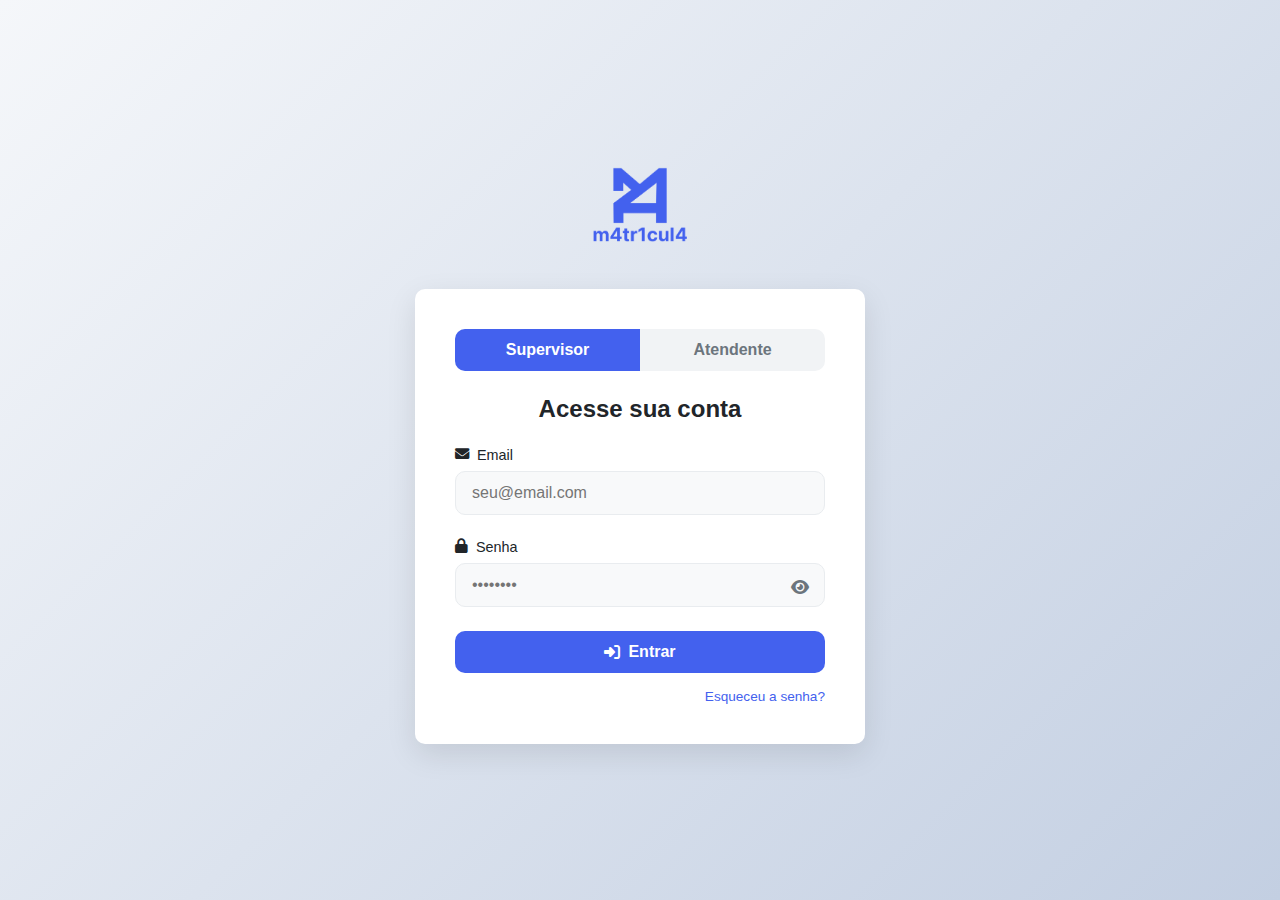
<file: index.html>
<!DOCTYPE html>
<html lang="pt-BR">

<head>
    <meta charset="UTF-8">
    <meta name="viewport" content="width=device-width, initial-scale=1.0">
    <title>M4tr1cul4 - Login</title>
    <link rel="icon" type="image/png" href="assets/logo_branca.png">
    <link rel="stylesheet" href="css/login.css">
    <link rel="stylesheet" href="https://cdnjs.cloudflare.com/ajax/libs/font-awesome/6.4.0/css/all.min.css">
    <script src="https://www.google.com/recaptcha/api.js" async defer></script>
</head>

<body>
    <div class="container">
        <div class="logo-container">
            <img src="assets/logo_matricula.png" alt="M4tr1cul4 Logo" class="logo">
        </div>
        
        <div class="login-box">
            <div class="role-selector">
                <a href="index.html" class="role-btn active">Supervisor</a>
                <a href="html/LoginAtendente.html" class="role-btn">Atendente</a>
            </div>
            
            <h2 class="login-title">Acesse sua conta</h2>
            <form id="loginForm">
                <div class="input-group">
                    <label for="email">
                        <i class="fas fa-envelope"></i> Email
                    </label>
                    <input type="email" id="email" name="email" placeholder="seu@email.com" required>
                </div>
                <div class="input-group">
                    <label for="password">
                        <i class="fas fa-lock"></i> Senha
                    </label>
                    <input type="password" id="password" name="password" placeholder="••••••••" required>
                    <i class="fas fa-eye password-toggle" id="togglePassword"></i>
                </div>
                
                <div class="g-recaptcha" data-sitekey="6LciZ3srAAAAAE_ROGe1304DzE6W5VzwqdeCjYwW"></div>
                
                <button type="submit" class="login-btn">
                    <i class="fas fa-sign-in-alt"></i> Entrar
                </button>
                
                <div class="login-footer">
                    <a href="#" class="forgot-password">Esqueceu a senha?</a>
                </div>
            </form>
            <p class="error-message" id="errorMessage"></p>
        </div>
    </div>

    <script src="../js/config.js"></script>
    <script src="../js/login.js"></script>
</body>
</html>
</file>
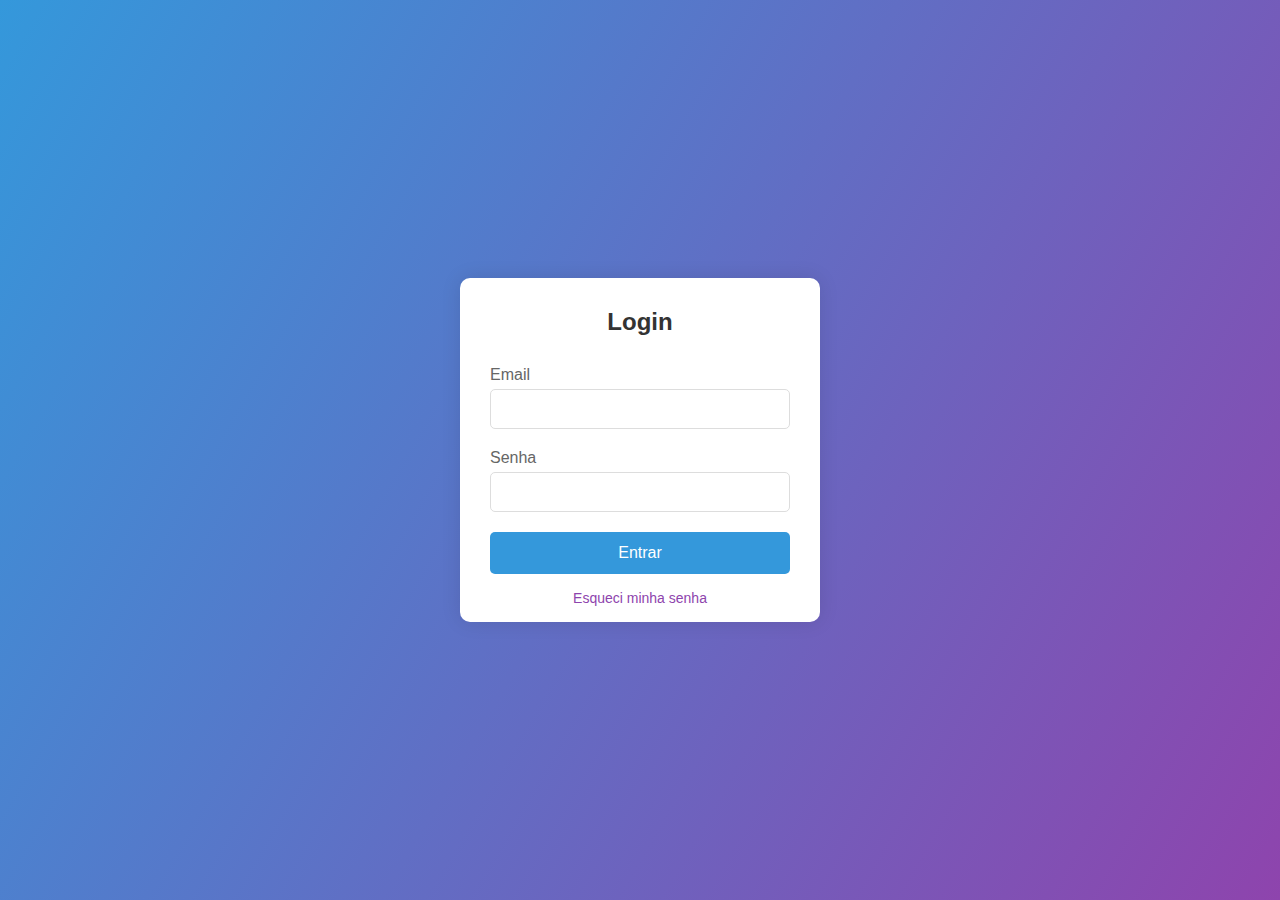
<file: login/index.html>
<!DOCTYPE html>
<html lang="pt-BR">

<head>
    <meta charset="UTF-8">
    <meta name="viewport" content="width=device-width, initial-scale=1.0">
    <title>M4tr1cul4</title>
    <link rel="stylesheet" href="css/login.css">
</head>

<body>
    <div class="container">
        <div class="login-box">
            <h2 class="login-title">Login</h2>
            <form id="loginForm">
                <div class="input-group">
                    <label for="email">Email</label>
                    <input type="email" id="email" name="email" required>
                </div>
                <div class="input-group">
                    <label for="password">Senha</label>
                    <input type="password" id="password" name="password" required>
                </div>
                <button type="submit">Entrar</button>
                <p class="forgot-password"><a href="password/forgot-password.html" id="forgotPasswordLink">Esqueci minha senha</a></p>
            </form>
            <p class="error-message" id="errorMessage"></p>
        </div>

    </div>
    <script src="js/login.js"></script>
</body>

</html>
</file>
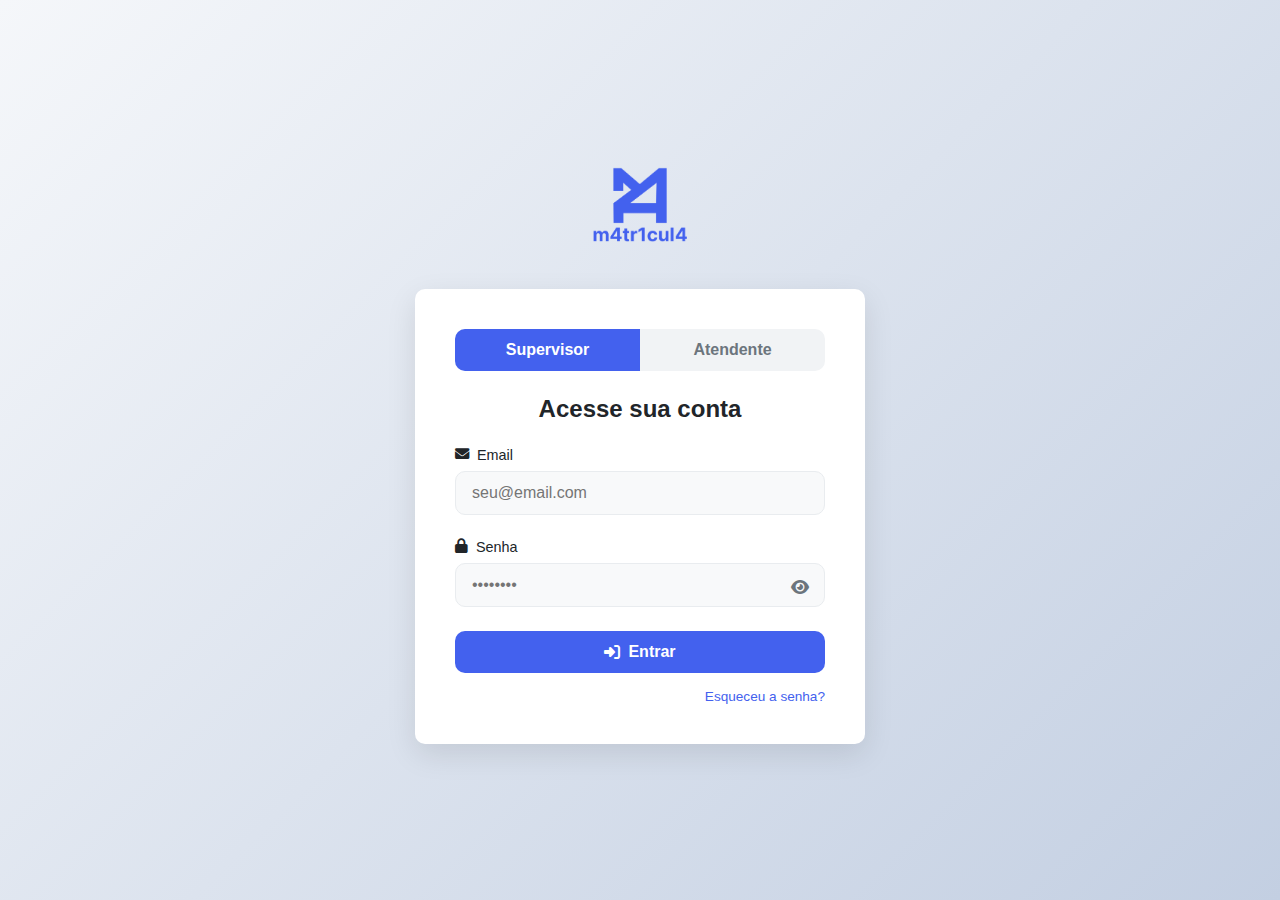
<file: html/cadastraSupervisor.html>
<!DOCTYPE html>
<html lang="pt-BR">

<head>
    <meta charset="UTF-8">
    <meta name="viewport" content="width=device-width, initial-scale=1.0">
    <title>Cadastrar Supervisor</title>
    <link rel="icon" type="image/png" href="../assets/logo_branca.png">
    <link rel="stylesheet" href="../css/cadastraSupervisor.css">
</head>

<body>
    <div class="container">
    <div class="cadastra-supervisor-box">
        <a href="telaSupervisor.html" style="display:inline-block;margin-bottom:20px;color:#3498db;text-decoration:none;font-weight:600;">&larr; Voltar</a>
        <h2 class="cadastra-supervisor-title">Cadastrar Supervisor</h2>
            <form id="cadastraSupervisorForm">
                <div class="input-group">
                    <label for="nome">Nome completo:</label>
                    <input type="text" id="nome" name="nome" required>
                    
                    <label for="cpf">CPF:</label>
                    <input type="text" id="cpf" name="cpf" required>
                    
                    <label for="dataNascimento">Data de nascimento:</label>
                    <input type="date" id="dataNascimento" name="dataNascimento" required>
                    
                    <label for="telefone">Telefone:</label>
                    <input type="text" id="telefone" name="telefone" required>
                    
                    <label for="endereco">Endereço:</label>
                    <input type="text" id="endereco" name="endereco" required>
                    
                    <label for="rg">RG:</label>
                    <input type="text" id="rg" name="rg" required>
                    
                    <label for="email">E-mail:</label>
                    <input type="email" id="email" name="email" required>
                    
                    <label for="senha">Senha:</label>
                    <input type="password" id="senha" name="senha" required>
                </div>
                <button type="submit">Cadastrar supervisor</button>
            </form>
            <p class="error-message" id="errorMessage"></p>
        </div>
    </div>
</body>
    <script src="../js/auth.js"></script>   
    <script src="../js/config.js"></script>
    <script src="../js/cadastraSupervisor.js"></script>
</html>
</file>
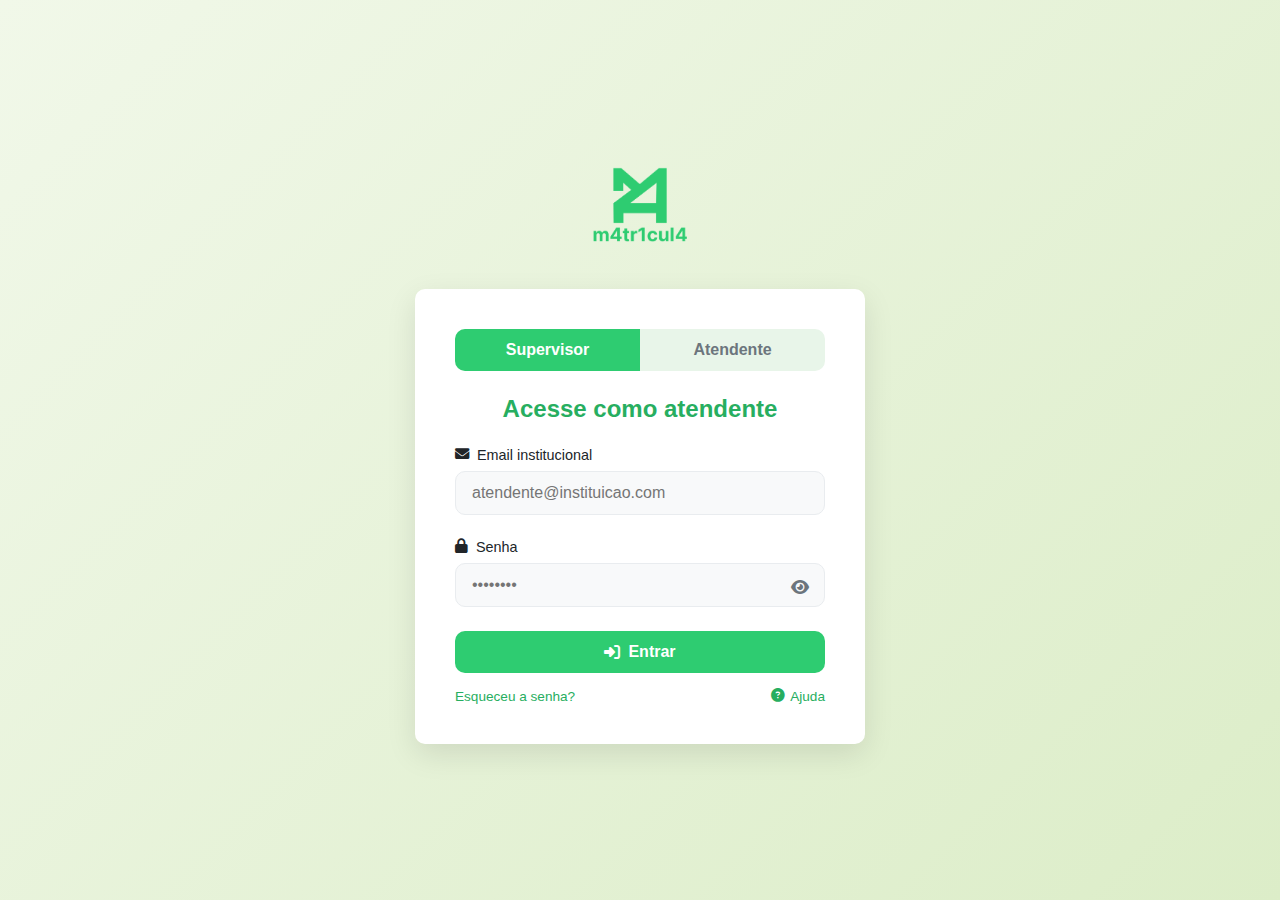
<file: html/loginAtendente.html>
<!DOCTYPE html>
<html lang="pt-BR">

<head>
    <meta charset="UTF-8">
    <meta name="viewport" content="width=device-width, initial-scale=1.0">
    <title>M4tr1cul4 - Atendente</title>
    <link rel="icon" type="image/png" href="../assets/logo_branca.png">
    <link rel="stylesheet" href="../css/loginAtendente.css">
    <link rel="stylesheet" href="https://cdnjs.cloudflare.com/ajax/libs/font-awesome/6.4.0/css/all.min.css">
    <script src="https://www.google.com/recaptcha/api.js" async defer></script>
</head>

<body>
    <div class="container">
        <div class="logo-container">
            <img src="../assets/logo_matricula_atendente.png" alt="M4tr1cul4 Logo" class="logo">
        </div>
        
        <div class="login-box">
            <div class="role-selector">
                <a href="../index.html" class="role-btn active">Supervisor</a>
                <a href="LoginAtendente.html" class="role-btn">Atendente</a>
            </div>
            
            <h2 class="login-title">Acesse como atendente</h2>
            <form id="formLoginAtendente">
                <div class="input-group">
                    <label for="email">
                        <i class="fas fa-envelope"></i> Email institucional
                    </label>
                    <input type="email" id="email" name="email" placeholder="atendente@instituicao.com" required>
                </div>
                <div class="input-group">
                    <label for="password">
                        <i class="fas fa-lock"></i> Senha
                    </label>
                    <input type="password" id="password" name="password" placeholder="••••••••" required>
                    <i class="fas fa-eye password-toggle" id="togglePassword"></i>
                </div>
                
                <div class="g-recaptcha" data-sitekey="6LciZ3srAAAAAE_ROGe1304DzE6W5VzwqdeCjYwW"></div>
                
                <button type="submit" class="login-btn">
                    <i class="fas fa-sign-in-alt"></i> Entrar
                </button>
                
                <div class="login-footer">
                    <a href="#" class="forgot-password">Esqueceu a senha?</a>
                    <a href="#" class="help-link"><i class="fas fa-question-circle"></i> Ajuda</a>
                </div>
            </form>
            <p class="error-message" id="errorMessage"></p>
        </div>
    </div>

    <script src="../js/config.js"></script>
    <script src="../js/loginAtendente.js"></script>
</body>
</html>
</file>
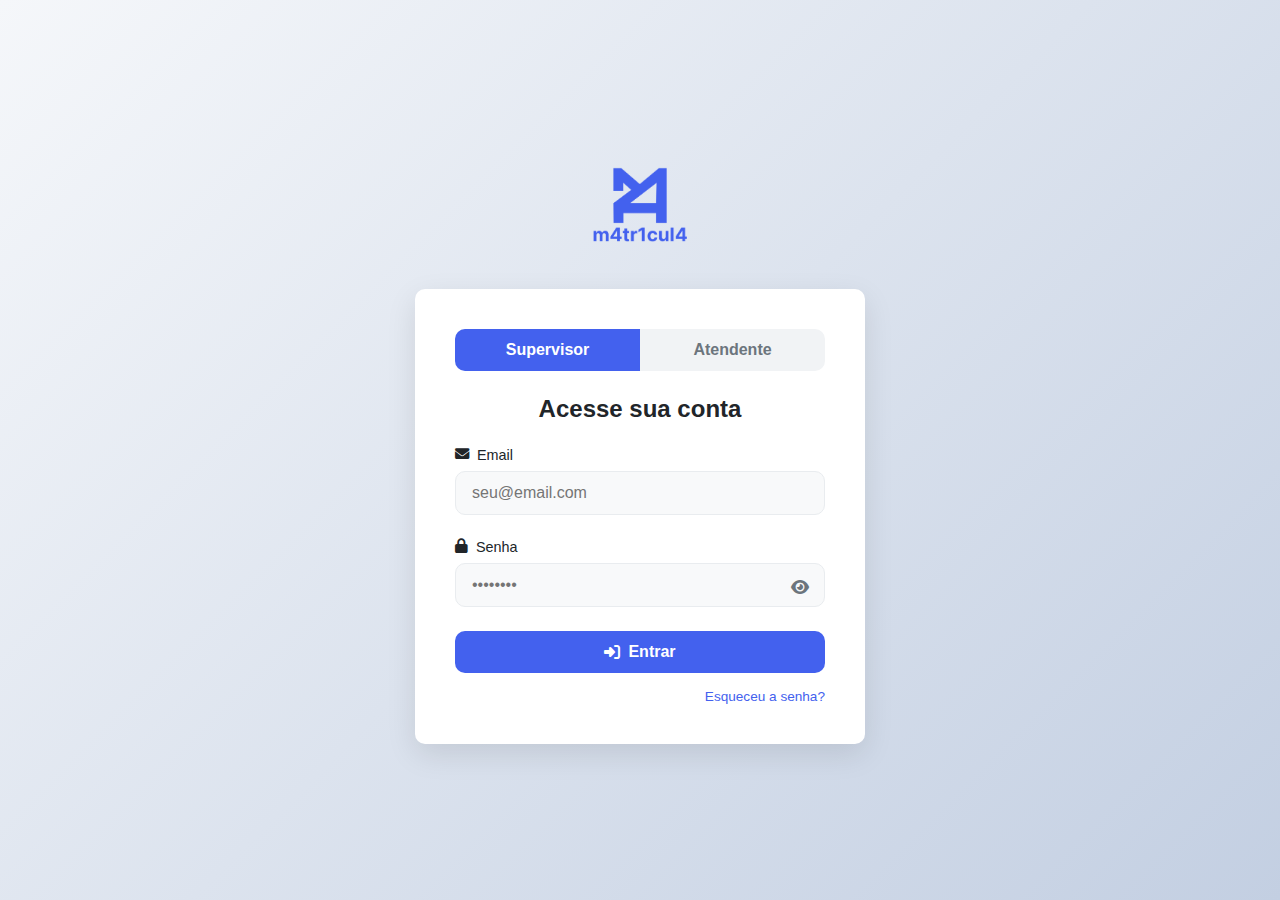
<file: html/telaAtendente.html>
<!DOCTYPE html>
<html lang="pt-BR">

<head>
    <meta charset="UTF-8">
    <meta name="viewport" content="width=device-width, initial-scale=1.0">
    <title>Dashboard Atendente | M4tr1cul4</title>
    <link rel="icon" type="image/png" href="../assets/logo_branca.png">
    <link rel="stylesheet" href="../css/telaAtendente.css">
    <link rel="stylesheet" href="https://cdnjs.cloudflare.com/ajax/libs/font-awesome/6.4.0/css/all.min.css">
    <script src="../js/auth.js"></script>
    <script>
        window.checkUserType && window.checkUserType('atendente');
    </script>
</head>

<body>
    <div class="dashboard-container">
        <!-- Sidebar -->
        <aside class="sidebar">
            <div class="sidebar-header">
                <img src="../assets/logo_branca.png" alt="M4tr1cul4 Logo" class="sidebar-logo">
            </div>
            
            <nav class="sidebar-nav">
                <div class="nav-section">
                    <h3 class="nav-section-title">Menu</h3>
                    <ul>
                        <li>
                            <button class="nav-btn expand-btn" onclick="toggleSubmenu('submenuConsultar')">
                                <i class="fas fa-search"></i>
                                <span>Consultar</span>
                                <i class="fas fa-chevron-down"></i>
                            </button>
                            <div class="submenu" id="submenuConsultar">
                                <button class="submenu-btn" onclick="showSection('listarCandidatos')">
                                    <i class="fas fa-users"></i> Candidatos
                                </button>
                                <button class="submenu-btn" onclick="showSection('minhasInformacoes')">
                                    <i class="fas fa-user-circle"></i> Minhas Informações
                                </button>
                            </div>
                        </li>
                        <li>
                            <button class="nav-btn" onclick="showSection('novoCandidato')">
                                <i class="fas fa-user-plus"></i>
                                <span>Novo Candidato</span>
                            </button>
                        </li>
                    </ul>
                </div>
            </nav>
            
            <div class="sidebar-footer">
                <button class="logout-btn" onclick="logout()">
                    <i class="fas fa-sign-out-alt"></i> Sair
                </button>
            </div>
        </aside>

        <!-- Main Content -->
        <main class="main-content">
            <header class="content-header">
                <h1>Dashboard Atendente</h1>
                <div class="user-info">
                    <span id="userName">Atendente</span>
                    <div class="user-avatar">
                        <i class="fas fa-user-tie"></i>
                    </div>
                </div>
            </header>
            
            <div class="content-body">
                <!-- Welcome Section -->
                <div id="bemVindo" class="section active">
                    <div class="welcome-card">
                        <h2>Bem-vindo ao M4tr1cul4</h2>
                        <p>Selecione uma opção no menu ao lado para começar.</p>
                        <div class="welcome-stats">
                            <div class="stat-card">
                                <i class="fas fa-users"></i>
                                <h3>Candidatos Cadastrados</h3>
                                <span id="candidatosCount">0</span>
                            </div>
                            <div class="stat-card">
                                <i class="fas fa-calendar-check"></i>
                                <h3>Matrículas Hoje</h3>
                                <span id="matriculasHoje">0</span>
                            </div>
                        </div>
                    </div>
                </div>
                
                <!-- Candidatos Section -->
                <div id="listarCandidatos" class="section">
                    <div class="section-header">
                        <h2><i class="fas fa-users"></i> Lista de Candidatos</h2>
                        <div class="actions">
                            <button class="refresh-btn" onclick="loadCandidatos()">
                                <i class="fas fa-sync-alt"></i> Atualizar
                            </button>
                            <button class="primary-btn" onclick="showNovoCandidatoModal()">
                                <i class="fas fa-user-plus"></i> Novo Candidato
                            </button>
                        </div>
                    </div>
                    <div class="table-container">
                        <table id="tabelaCandidatos" class="data-table">
                            <thead>
                                <tr>
                                    <th>Nome</th>
                                    <th>CPF</th>
                                    <th>Telefone</th>
                                    <th>Email</th>
                                    <th>Curso</th>
                                    <th>Status</th>
                                    <th>Ações</th>
                                </tr>
                            </thead>
                            <tbody>
                                <!-- Dados serão preenchidos via JavaScript -->
                            </tbody>
                        </table>
                    </div>
                    <p id="msgCandidatos" class="error-message"></p>
                </div>
                
                <!-- Minhas Informações Section -->
                <div id="minhasInformacoes" class="section">
                    <div class="section-header">
                        <h2><i class="fas fa-user-circle"></i> Minhas Informações</h2>
                    </div>
                    <div class="info-card">
                        <div class="info-row">
                            <span class="info-label">Nome:</span>
                            <span id="infoNome" class="info-value">Carregando...</span>
                        </div>
                        <div class="info-row">
                            <span class="info-label">CPF:</span>
                            <span id="infoCpf" class="info-value"></span>
                        </div>
                        <div class="info-row">
                            <span class="info-label">Email:</span>
                            <span id="infoEmail" class="info-value"></span>
                        </div>
                        <div class="info-row">
                            <span class="info-label">Telefone:</span>
                            <span id="infoTelefone" class="info-value"></span>
                        </div>
                        <div class="info-row">
                            <span class="info-label">Data de Contratação:</span>
                            <span id="infoContratacao" class="info-value"></span>
                        </div>
                        <div class="info-actions">
                            <button class="secondary-btn" onclick="editarInformacoes()">
                                <i class="fas fa-edit"></i> Editar Informações
                            </button>
                        </div>
                    </div>
                    <p id="msgAtendente" class="error-message"></p>
                </div>
            </div>
        </main>
    </div>

    <!-- Modal Novo Candidato -->
    <div id="modalCandidato" class="modal">
        <div class="modal-content">
            <button class="modal-close" onclick="fecharModalCandidato()">
                <i class="fas fa-times"></i>
            </button>
            <h3><i class="fas fa-user-plus"></i> Novo Candidato</h3>
            <form id="formCandidato" class="modal-form">
                <div class="form-grid">
                    <div class="input-group">
                        <label for="nome"><i class="fas fa-user"></i> Nome Completo</label>
                        <input type="text" id="nome" name="nome" placeholder="Nome do candidato" required>
                    </div>
                    <div class="input-group">
                        <label for="cpf"><i class="fas fa-id-card"></i> CPF</label>
                        <input type="text" id="cpf" name="cpf" placeholder="000.000.000-00" required>
                    </div>
                    <div class="input-group">
                        <label for="data_nascimento"><i class="fas fa-calendar-alt"></i> Data de Nascimento</label>
                        <input type="date" id="data_nascimento" name="data_nascimento" required>
                    </div>
                    <div class="input-group">
                        <label for="telefone"><i class="fas fa-phone"></i> Telefone</label>
                        <input type="tel" id="telefone" name="telefone" placeholder="(00) 00000-0000" required>
                    </div>
                    <div class="input-group">
                        <label for="email"><i class="fas fa-envelope"></i> Email</label>
                        <input type="email" id="email" name="email" placeholder="email@exemplo.com" required>
                    </div>
                    <div class="input-group">
                        <label for="rg"><i class="fas fa-address-card"></i> RG</label>
                        <input type="text" id="rg" name="rg" placeholder="00.000.000-0" required>
                    </div>
                    <div class="input-group">
                        <label for="endereco"><i class="fas fa-map-marker-alt"></i> Endereço</label>
                        <input type="text" id="endereco" name="endereco" placeholder="Rua, Número, Bairro" required>
                    </div>
                    <div class="input-group">
                        <label for="curso"><i class="fas fa-graduation-cap"></i> Curso</label>
                        <select id="curso" name="curso" required>
                            <option value="">Selecione um curso</option>
                            <option value="Administração">Administração</option>
                            <option value="Direito">Direito</option>
                            <option value="Engenharia">Engenharia</option>
                            <option value="Medicina">Medicina</option>
                        </select>
                    </div>
                    <div class="input-group">
                        <label for="unidade"><i class="fas fa-building"></i> Unidade</label>
                        <select id="unidade" name="unidade" required>
                            <option value="">Selecione uma unidade</option>
                            <option value="Centro">Centro</option>
                            <option value="Zona Norte">Zona Norte</option>
                            <option value="Zona Sul">Zona Sul</option>
                        </select>
                    </div>
                    <div class="input-group">
                        <label for="turno"><i class="fas fa-clock"></i> Turno</label>
                        <select id="turno" name="turno" required>
                            <option value="">Selecione um turno</option>
                            <option value="Manhã">Manhã</option>
                            <option value="Tarde">Tarde</option>
                            <option value="Noite">Noite</option>
                        </select>
                    </div>
                </div>
                <div class="form-actions">
                    <button type="button" class="secondary-btn" onclick="fecharModalCandidato()">
                        Cancelar
                    </button>
                    <button type="submit" class="primary-btn">
                        <i class="fas fa-save"></i> Salvar Candidato
                    </button>
                </div>
                <p id="msgFormCandidato" class="error-message"></p>
            </form>
        </div>
    </div>

    <script src="../js/config.js"></script>
    <script src="../js/telaAtendente.js"></script>
    <script>
        function toggleSubmenu(id) {
            document.querySelectorAll('.submenu').forEach(sub => {
                if (sub.id !== id) sub.classList.remove('show');
            });
            document.getElementById(id).classList.toggle('show');
        }

        function showSection(id) {
            document.querySelectorAll('.section').forEach(section => {
                section.classList.remove('active');
            });
            document.getElementById(id).classList.add('active');
        }

        // Modal functions
        function showNovoCandidatoModal() {
            document.getElementById('modalCandidato').classList.add('active');
        }

        function fecharModalCandidato() {
            document.getElementById('modalCandidato').classList.remove('active');
        }

        // Carrega dados iniciais
        document.addEventListener('DOMContentLoaded', () => {
            showSection('bemVindo');
            // Carrega contagens iniciais
            loadCounts();
            // Carrega informações do atendente
            loadAtendenteInfo();
        });
    </script>
</body>
</html>
</file>
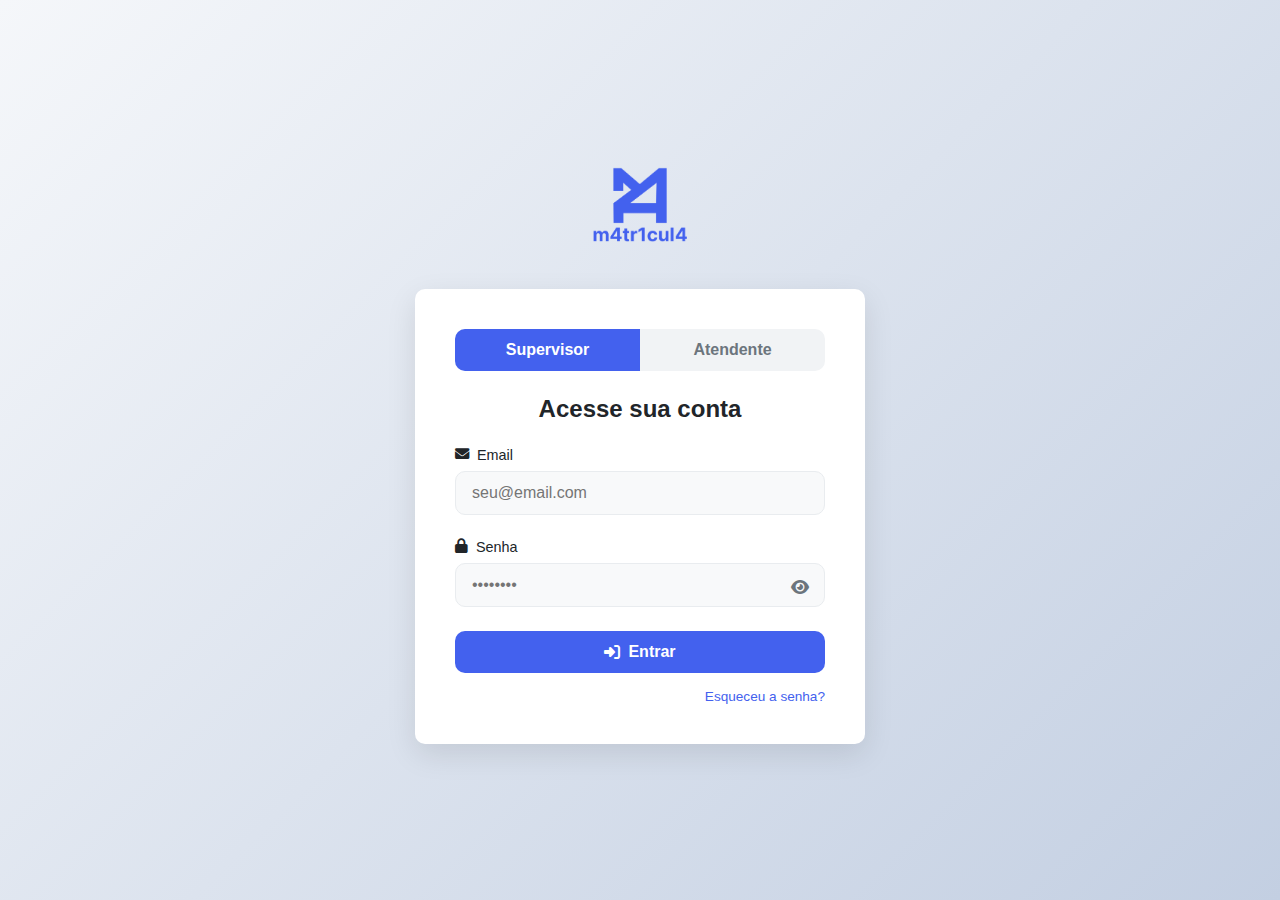
<file: html/telaSupervisor.html>
<!DOCTYPE html>
<html lang="pt-BR">

<head>
    <meta charset="UTF-8">
    <meta name="viewport" content="width=device-width, initial-scale=1.0">
    <title>Dashboard Supervisor | M4tr1cul4</title>
    <link rel="icon" type="image/png" href="../assets/logo_branca.png">
    <link rel="stylesheet" href="../css/telaSupervisor.css">
    <link rel="stylesheet" href="https://cdnjs.cloudflare.com/ajax/libs/font-awesome/6.4.0/css/all.min.css">
    <script src="../js/auth.js"></script>
    <script>
        window.checkUserType && window.checkUserType('supervisor');
    </script>
</head>

<body>
    <div class="dashboard-container">
        <!-- Sidebar -->
        <aside class="sidebar">
            <div class="sidebar-header">
                <img src="../assets/logo_branca.png" alt="M4tr1cul4 Logo" class="sidebar-logo">
            </div>

            <nav class="sidebar-nav">
                <div class="nav-section">
                    <h3 class="nav-section-title">Cadastros</h3>
                    <ul>
                        <li>
                            <button class="nav-btn expand-btn" onclick="toggleSubmenu('submenuCadastrar')">
                                <i class="fas fa-user-plus"></i>
                                <span>Cadastrar</span>
                                <i class="fas fa-chevron-down"></i>
                            </button>
                            <div class="submenu" id="submenuCadastrar">
                                <button class="submenu-btn" onclick="window.location.href='cadastroAtendente.html'">
                                    <i class="fas fa-user-tie"></i> Atendente
                                </button>
                                <button class="submenu-btn" onclick="window.location.href='cadastraSupervisor.html'">
                                    <i class="fas fa-user-shield"></i> Supervisor
                                </button>
                            </div>
                        </li>
                    </ul>
                </div>

                <div class="nav-section">
                    <h3 class="nav-section-title">Consultas</h3>
                    <ul>
                        <li>
                            <button class="nav-btn expand-btn" onclick="toggleSubmenu('submenuConsultar')">
                                <i class="fas fa-search"></i>
                                <span>Consultar</span>
                                <i class="fas fa-chevron-down"></i>
                            </button>
                            <div class="submenu" id="submenuConsultar">
                                <button class="submenu-btn" onclick="showSection('listarAtendentes')">
                                    <i class="fas fa-user-tie"></i> Atendentes
                                </button>
                                <button class="submenu-btn" onclick="showSection('listarSupervisores')">
                                    <i class="fas fa-user-shield"></i> Supervisores
                                </button>
                                <button class="submenu-btn" onclick="showSection('listarCandidatos')">
                                    <i class="fas fa-users"></i> Candidatos
                                </button>
                            </div>
                        </li>
                    </ul>
                </div>
            </nav>

            <div class="sidebar-footer">
                <button class="logout-btn" onclick="logout()">
                    <i class="fas fa-sign-out-alt"></i> Sair
                </button>
            </div>
        </aside>

        <!-- Main Content -->
        <main class="main-content">
            <header class="content-header">
                <h1>Dashboard Supervisor</h1>
                <div class="user-info">
                    <span id="userName">Usuário</span>
                    <div class="user-avatar">
                        <i class="fas fa-user-circle"></i>
                    </div>
                </div>
            </header>

            <div class="content-body">
                <!-- Welcome Section -->
                <div id="bemVindo" class="section active">
                    <div class="welcome-card">
                        <h2>Bem-vindo ao M4tr1cul4</h2>
                        <p>Selecione uma opção no menu ao lado para começar.</p>
                        <div class="welcome-stats">
                            <div class="stat-card">
                                <i class="fas fa-user-tie"></i>
                                <h3>Atendentes</h3>
                                <span id="atendentesCount">0</span>
                            </div>
                            <div class="stat-card">
                                <i class="fas fa-users"></i>
                                <h3>Candidatos</h3>
                                <span id="candidatosCount">0</span>
                            </div>
                        </div>
                    </div>
                </div>

                <!-- Atendentes Section -->
                <div id="listarAtendentes" class="section">
                    <div class="section-header">
                        <h2><i class="fas fa-user-tie"></i> Lista de Atendentes</h2>
                        <div class="section-actions">
                            <div class="search-container">
                                <input type="text" id="inputPesquisaAtendente" placeholder="Buscar por nome, CPF ou RG..."
                                    class="search-input">
                                <button class="search-btn" onclick="pesquisarAtendentes()">
                                    <i class="fas fa-search"></i>
                                </button>
                            </div>
                            <button class="refresh-btn" onclick="carregarAtendentes()">
                                <i class="fas fa-sync-alt"></i> Atualizar
                            </button>
                        </div>
                    </div>
                    <div class="table-container">
                        <table id="tabelaAtendentes" class="data-table">
                            <thead>
                                <tr>
                                    <th>Nome</th>
                                    <th>CPF</th>
                                    <th>Data de nascimento</th>
                                    <th>Telefone</th>
                                    <th>Endereço</th>
                                    <th>RG</th>
                                    <th>E-mail</th>
                                </tr>
                            </thead>
                            <tbody>
                                <!-- Dados serão preenchidos via JavaScript -->
                            </tbody>
                        </table>
                    </div>
                    <p id="msgAtendentes" class="error-message"></p>
                </div>

                <!-- Supervisores Section -->
                <div id="listarSupervisores" class="section">
                    <div class="section-header">
                        <h2><i class="fas fa-user-shield"></i> Lista de Supervisores</h2>
                        <button class="refresh-btn" onclick="carregarSupervisores()">
                            <i class="fas fa-sync-alt"></i> Atualizar
                        </button>
                    </div>
                    <div class="table-container">
                        <table id="tabelaSupervisores" class="data-table">
                            <thead>
                                <tr>
                                    <th>Nome</th>
                                    <th>CPF</th>
                                    <th>Data de nascimento</th>
                                    <th>Telefone</th>
                                    <th>Endereço</th>
                                    <th>RG</th>
                                    <th>E-mail</th>
                                </tr>
                            </thead>
                            <tbody>
                                <!-- Dados serão preenchidos via JavaScript -->
                            </tbody>
                        </table>
                    </div>
                    <p id="msgSupervisores" class="error-message"></p>
                </div>

                <!-- Candidatos Section -->
                <div id="listarCandidatos" class="section">
                    <div class="section-header">
                        <h2><i class="fas fa-users"></i> Lista de Candidatos</h2>
                        <button class="refresh-btn" onclick="carregarCandidatos()">
                            <i class="fas fa-sync-alt"></i> Atualizar
                        </button>
                    </div>
                    <div class="table-container">
                        <table id="tabelaCandidatos" class="data-table">
                            <thead>
                                <tr>
                                    <th>Nome</th>
                                    <th>CPF</th>
                                    <th>Data de nascimento</th>
                                    <th>Telefone</th>
                                    <th>Endereço</th>
                                    <th>RG</th>
                                    <th>E-mail</th>
                                </tr>
                            </thead>
                            <tbody>
                                <!-- Dados serão preenchidos via JavaScript -->
                            </tbody>
                        </table>
                    </div>
                    <p id="msgCandidatos" class="error-message"></p>
                </div>
            </div>
        </main>
    </div>

    <script src="../js/config.js"></script>
    <script src="../js/telaSupervisor.js"></script>
    <script>
        carregarAtendentes()
        carregarCandidatos()
        carregarSupervisores()
        function toggleSubmenu(id) {
            document.querySelectorAll('.submenu').forEach(sub => {
                if (sub.id !== id) sub.classList.remove('show');
            });
            document.getElementById(id).classList.toggle('show');
        }

        function showSection(id) {
            document.querySelectorAll('.section').forEach(section => {
                section.classList.remove('active');
            });
            document.getElementById(id).classList.add('active');
        }

        // Carrega dados iniciais
        document.addEventListener('DOMContentLoaded', () => {
            showSection('bemVindo');
            // Carrega contagens iniciais
            loadCounts();
        });
    </script>
</body>

</html>
</file>
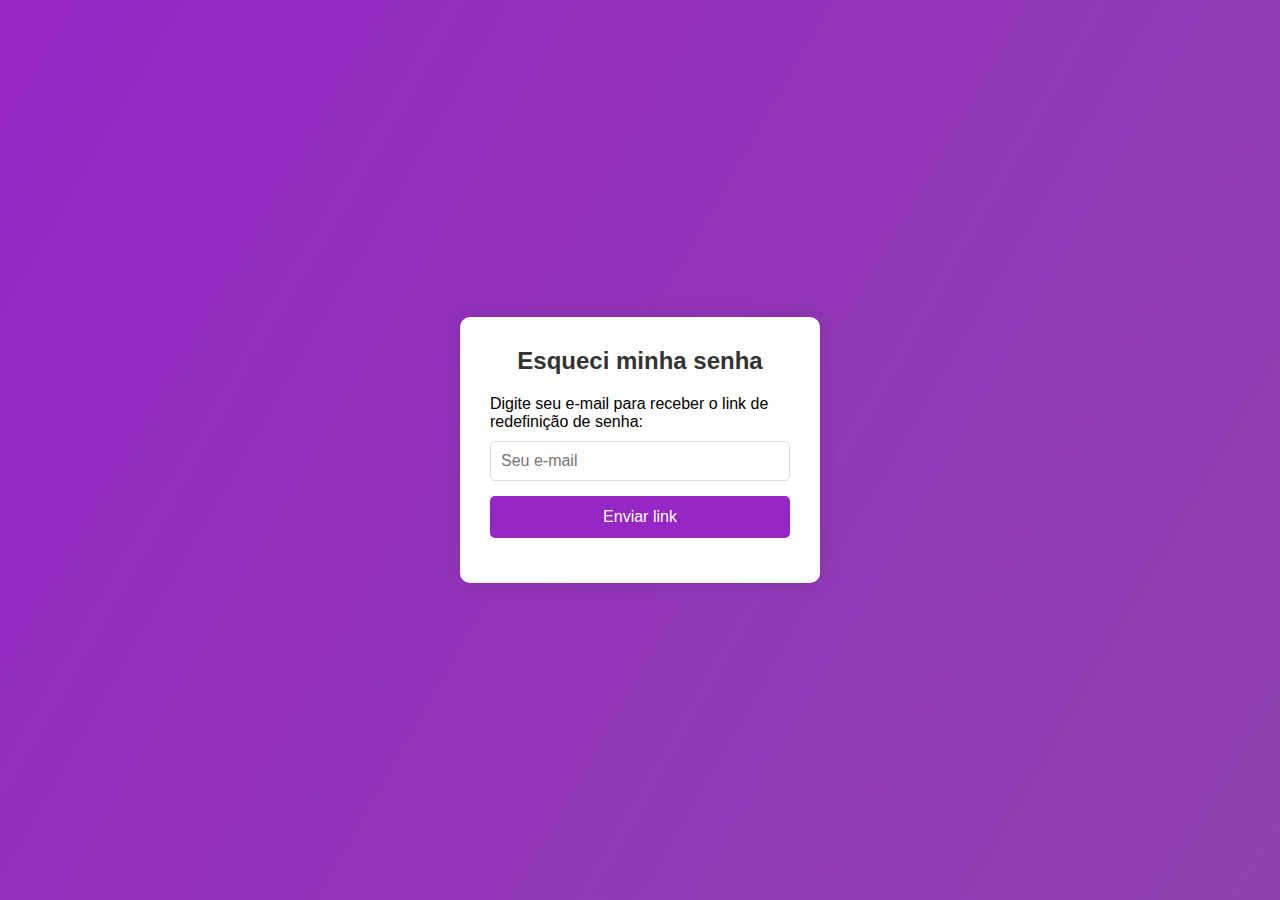
<file: password/forgot-password.html>
<!DOCTYPE html>
<html lang="pt-BR">
<head>
    <meta charset="UTF-8" />
    <meta name="viewport" content="width=device-width, initial-scale=1" />
    <title>Esqueci minha senha - M4tr1cul4</title>
    <link rel="stylesheet" href="css/forgot-password.css" />
</head>
<body>
    <div class="container">
        <div class="box">
            <h2>Esqueci minha senha</h2>

            <form id="emailForm">
                <p>Digite seu e-mail para receber o link de redefinição de senha:</p>
                <input type="email" id="email" placeholder="Seu e-mail" required />
                <button type="submit">Enviar link</button>
            </form>

            <form id="resetForm" style="display:none;">
                <p>Digite a nova senha:</p>
                <input type="password" id="newPassword" placeholder="Nova senha" required />
                <input type="password" id="confirmPassword" placeholder="Confirme a nova senha" required />
                <button type="submit">Redefinir senha</button>
            </form>

            <p class="message" id="message"></p>
        </div>
    </div>

    <script src="js/forgot-password.js"></script>
</body>
</html>
</file>
<file: css/login.css>
:root {
    --primary-color: #4361ee;
    --primary-dark: #3a56d4;
    --secondary-color: #3f37c9;
    --accent-color: #4895ef;
    --light-color: #f8f9fa;
    --dark-color: #212529;
    --gray-color: #6c757d;
    --success-color: #4bb543;
    --error-color: #ff3333;
    --border-radius: 10px;
    --box-shadow: 0 10px 30px rgba(0, 0, 0, 0.1);
    --transition: all 0.3s ease;
}

* {
    margin: 0;
    padding: 0;
    box-sizing: border-box;
    font-family: 'Inter', sans-serif;
}

@import url('https://fonts.googleapis.com/css2?family=Inter:wght@300;400;500;600;700&display=swap');

body {
    background: linear-gradient(135deg, #f5f7fa 0%, #c3cfe2 100%);
    min-height: 100vh;
    display: flex;
    align-items: center;
    justify-content: center;
    padding: 20px;
    color: var(--dark-color);
}

.container {
    width: 100%;
    max-width: 450px;
    display: flex;
    flex-direction: column;
    align-items: center;
    gap: 2rem;
}

.logo-container {
    display: flex;
    align-items: center;
    gap: 1rem;
}

.logo {
    height: 100px;
    width: auto;
}

.logo-container h1 {
    font-size: 2rem;
    font-weight: 700;
    color: var(--primary-color);
    margin: 0;
}

.login-box {
    background: white;
    padding: 2.5rem;
    border-radius: var(--border-radius);
    box-shadow: var(--box-shadow);
    width: 100%;
    transition: transform 0.3s ease;
}

.login-box:hover {
    transform: translateY(-5px);
}

.role-selector {
    display: flex;
    margin-bottom: 1.5rem;
    border-radius: var(--border-radius);
    overflow: hidden;
    background: #f1f3f5;
}

.role-btn {
    flex: 1;
    padding: 0.75rem;
    text-align: center;
    text-decoration: none;
    background: transparent;
    font-weight: 600;
    color: var(--gray-color);
    transition: var(--transition);
}

.role-btn.active {
    background: var(--primary-color);
    color: white;
}

.role-btn:hover {
    background: rgba(0, 0, 0, 0.05);
}

.login-title {
    text-align: center;
    color: var(--dark-color);
    margin-bottom: 1.5rem;
    font-size: 1.5rem;
    font-weight: 600;
}

.input-group {
    margin-bottom: 1.5rem;
    position: relative;
}

.input-group label {
    display: flex;
    align-items: center;
    gap: 0.5rem;
    padding-bottom: 0.5rem;
    color: var(--dark-color);
    font-size: 0.9rem;
    font-weight: 500;
}

.input-group label i {
    font-size: 0.9rem;
}

input {
    width: 100%;
    padding: 0.75rem 1rem;
    border: 1px solid #e9ecef;
    border-radius: var(--border-radius);
    font-size: 1rem;
    transition: var(--transition);
    background: #f8f9fa;
}

input:focus {
    outline: none;
    border-color: var(--primary-color);
    box-shadow: 0 0 0 3px rgba(67, 97, 238, 0.2);
    background: white;
}

.password-toggle {
    position: absolute;
    right: 1rem;
    top: 2.5rem;
    cursor: pointer;
    color: var(--gray-color);
    font-size: 1rem;
}

.login-btn {
    width: 100%;
    padding: 0.75rem;
    background: var(--primary-color);
    color: white;
    border: none;
    border-radius: var(--border-radius);
    font-size: 1rem;
    font-weight: 600;
    cursor: pointer;
    transition: var(--transition);
    display: flex;
    align-items: center;
    justify-content: center;
    gap: 0.5rem;
    margin-top: 1rem;
}

.login-btn:hover {
    background: var(--primary-dark);
    transform: translateY(-2px);
}

.login-btn:active {
    transform: translateY(0);
}

.login-footer {
    display: flex;
    justify-content: flex-end;
    margin-top: 1rem;
}

.forgot-password {
    color: var(--primary-color);
    text-decoration: none;
    font-size: 0.85rem;
    font-weight: 500;
    transition: var(--transition);
}

.forgot-password:hover {
    text-decoration: underline;
}

.error-message {
    color: var(--error-color);
    text-align: center;
    margin-top: 1.5rem;
    font-size: 0.9rem;
    font-weight: 500;
    display: none;
}

/* Responsividade */
@media (max-width: 576px) {
    .container {
        padding: 1rem;
    }

    .login-box {
        padding: 1.5rem;
    }

    .login-title {
        font-size: 1.25rem;
    }
}
</file>
<file: login/css/login.css>
* {
    margin: 0;
    padding: 0;
    box-sizing: border-box;
    font-family: Arial, sans-serif;
}

body {
    background: linear-gradient(120deg, #3498db, #8e44ad);
    height: 100vh;
    display: flex;
    align-items: center;
    justify-content: center;
}

.container {
    width: 100%;
    max-width: 400px;
    padding: 20px;
}

.login-box {
    background: white;
    padding: 30px 30px 15px 30px;
    border-radius: 10px;
    box-shadow: 0 0 20px rgba(0, 0, 0, 0.1);
}

.login-title {
    text-align: center;
    color: #333;
    margin-bottom: 30px;
}

.input-group {
    margin-bottom: 20px;
}

label {
    display: block;
    margin-bottom: 5px;
    color: #666;
}

input {
    width: 100%;
    padding: 10px;
    border: 1px solid #ddd;
    border-radius: 5px;
    font-size: 16px;
    transition: border-color 0.3s ease;
}

input:focus {
    outline: none;
    border-color: #3498db;
}

button {
    width: 100%;
    padding: 12px;
    background: #3498db;
    color: white;
    border: none;
    border-radius: 5px;
    font-size: 16px;
    cursor: pointer;
    transition: background 0.3s ease;
}

button:hover {
    background: #2980b9;
}

.error-message {
    color: #e74c3c;
    text-align: center;
    margin-top: 15px;
    font-size: 14px;
    display: none;
} 

.forgot-password {
    text-align: center;
    margin-top: 15px;
}

.forgot-password a {
    color: #8e44ad;
    text-decoration: none;
    font-size: 14px;
    transition: color 0.3s ease;
    cursor: pointer;
}

.forgot-password a:hover {
    color: #9527c4;
    text-decoration: underline;
}
</file>
<file: css/cadastraSupervisor.css>
* {
    margin: 0;
    padding: 0;
    box-sizing: border-box;
    font-family: Arial, sans-serif;
}

body {
    background: linear-gradient(120deg, #3498db, #8e44ad);
    height: 100vh;
    display: flex;
    align-items: center;
    justify-content: center;
}

.container {
    width: 100%;
    max-width: 400px;
    padding: 20px;
}

.cadastra-supervisor-box {
    background: white;
    padding: 30px 30px 15px 30px;
    border-radius: 10px;
    box-shadow: 0 0 20px rgba(0, 0, 0, 0.1);
}

.cadastra-supervisor-box h2 {
    text-align: center;
    color: #333;
    margin-bottom: 30px;
}

.input-group {
    margin-bottom: 20px;
}

label {
    display: block;
    padding: 15px 0 5px 0;
    color: #666;
}

input {
    width: 100%;
    padding: 5px;
    border: 1px solid #ddd;
    border-radius: 5px;
    font-size: 16px;
    transition: border-color 0.3s ease;
}

input:focus {
    outline: none;
    border-color: #3498db;
}

button {
    width: 100%;
    padding: 12px;
    background: #3498db;
    color: white;
    border: none;
    border-radius: 5px;
    font-size: 16px;
    cursor: pointer;
    transition: background 0.3s ease;
}

button:hover {
    background: #2980b9;
}

.error-message {
    color: #e74c3c;
    text-align: center;
    margin-top: 15px;
    font-size: 14px;
    display: none;
}
</file>
<file: css/loginAtendente.css>
:root {
    --primary-color: #2ecc71;
    --primary-dark: #27ae60;
    --secondary-color: #16a085;
    --accent-color: #1abc9c;
    --light-color: #f8f9fa;
    --dark-color: #212529;
    --gray-color: #6c757d;
    --success-color: #4bb543;
    --error-color: #ff3333;
    --border-radius: 10px;
    --box-shadow: 0 10px 30px rgba(0, 0, 0, 0.1);
    --transition: all 0.3s ease;
}

* {
    margin: 0;
    padding: 0;
    box-sizing: border-box;
    font-family: 'Inter', sans-serif;
}

@import url('https://fonts.googleapis.com/css2?family=Inter:wght@300;400;500;600;700&display=swap');

body {
    background: linear-gradient(135deg, #f1f8e9 0%, #dcedc8 100%);
    min-height: 100vh;
    display: flex;
    align-items: center;
    justify-content: center;
    padding: 20px;
    color: var(--dark-color);
}

.container {
    width: 100%;
    max-width: 450px;
    display: flex;
    flex-direction: column;
    align-items: center;
    gap: 2rem;
}

.logo-container {
    display: flex;
    align-items: center;
    gap: 1rem;
}

.logo {
    height: 100px;
    width: auto;
}

.logo-container h1 {
    font-size: 2rem;
    font-weight: 700;
    color: var(--primary-dark);
    margin: 0;
}

.login-box {
    background: white;
    padding: 2.5rem;
    border-radius: var(--border-radius);
    box-shadow: var(--box-shadow);
    width: 100%;
    transition: transform 0.3s ease;
}

.login-box:hover {
    transform: translateY(-5px);
}

.role-selector {
    display: flex;
    margin-bottom: 1.5rem;
    border-radius: var(--border-radius);
    overflow: hidden;
    background: #e8f5e9;
}

.role-btn {
    flex: 1;
    padding: 0.75rem;
    text-align: center;
    text-decoration: none;
    background: transparent;
    font-weight: 600;
    color: var(--gray-color);
    transition: var(--transition);
}

.role-btn.active {
    background: var(--primary-color);
    color: white;
}

.role-btn:hover {
    background: rgba(0, 0, 0, 0.05);
}

.login-title {
    text-align: center;
    color: var(--primary-dark);
    margin-bottom: 1.5rem;
    font-size: 1.5rem;
    font-weight: 600;
}

.input-group {
    margin-bottom: 1.5rem;
    position: relative;
}

.input-group label {
    display: flex;
    align-items: center;
    gap: 0.5rem;
    padding-bottom: 0.5rem;
    color: var(--dark-color);
    font-size: 0.9rem;
    font-weight: 500;
}

.input-group label i {
    font-size: 0.9rem;
}

input {
    width: 100%;
    padding: 0.75rem 1rem;
    border: 1px solid #e9ecef;
    border-radius: var(--border-radius);
    font-size: 1rem;
    transition: var(--transition);
    background: #f8f9fa;
}

input:focus {
    outline: none;
    border-color: var(--primary-color);
    box-shadow: 0 0 0 3px rgba(46, 204, 113, 0.2);
    background: white;
}

.password-toggle {
    position: absolute;
    right: 1rem;
    top: 2.5rem;
    cursor: pointer;
    color: var(--gray-color);
    font-size: 1rem;
}

.login-btn {
    width: 100%;
    padding: 0.75rem;
    background: var(--primary-color);
    color: white;
    border: none;
    border-radius: var(--border-radius);
    font-size: 1rem;
    font-weight: 600;
    cursor: pointer;
    transition: var(--transition);
    display: flex;
    align-items: center;
    justify-content: center;
    gap: 0.5rem;
    margin-top: 1rem;
}

.login-btn:hover {
    background: var(--primary-dark);
    transform: translateY(-2px);
}

.login-btn:active {
    transform: translateY(0);
}

.login-footer {
    display: flex;
    justify-content: space-between;
    margin-top: 1rem;
}

.forgot-password,
.help-link {
    color: var(--primary-dark);
    text-decoration: none;
    font-size: 0.85rem;
    font-weight: 500;
    transition: var(--transition);
    display: flex;
    align-items: center;
    gap: 0.3rem;
}

.forgot-password:hover,
.help-link:hover {
    text-decoration: underline;
    color: var(--secondary-color);
}

.error-message {
    color: var(--error-color);
    text-align: center;
    margin-top: 1.5rem;
    font-size: 0.9rem;
    font-weight: 500;
    display: none;
}

/* Responsividade */
@media (max-width: 576px) {
    .container {
        padding: 1rem;
    }

    .login-box {
        padding: 1.5rem;
    }

    .login-title {
        font-size: 1.25rem;
    }

    .login-footer {
        flex-direction: column;
        gap: 0.5rem;
        align-items: flex-end;
    }
}
</file>
<file: css/telaAtendente.css>
:root {
    --primary-color: #2ecc71;
    --primary-dark: #27ae60;
    --secondary-color: #16a085;
    --accent-color: #1abc9c;
    --sidebar-bg: #2b2d42;
    --sidebar-text: #edf2f4;
    --sidebar-hover: #3a3d5d;
    --content-bg: #f8f9fa;
    --card-bg: #ffffff;
    --text-dark: #2b2d42;
    --text-light: #8d99ae;
    --success-color: #4bb543;
    --error-color: #ff3333;
    --warning-color: #ffcc00;
    --border-radius: 10px;
    --box-shadow: 0 4px 12px rgba(0, 0, 0, 0.08);
    --transition: all 0.3s ease;
}

* {
    margin: 0;
    padding: 0;
    box-sizing: border-box;
    font-family: 'Inter', sans-serif;
}

@import url('https://fonts.googleapis.com/css2?family=Inter:wght@300;400;500;600;700&display=swap');

body {
    background-color: var(--content-bg);
    color: var(--text-dark);
    min-height: 100vh;
}

.dashboard-container {
    display: flex;
    min-height: 100vh;
}

/* Sidebar Styles */
.sidebar {
    width: 280px;
    background: var(--sidebar-bg);
    color: var(--sidebar-text);
    display: flex;
    flex-direction: column;
    height: 100vh;
    position: fixed;
    left: 0;
    top: 0;
    bottom: 0;
    transition: var(--transition);
    z-index: 100;
}

.sidebar-header {
    padding: 1.5rem;
    display: flex;
    flex-direction: column;
    align-items: center;
    gap: 1rem;
    border-bottom: 1px solid rgba(255, 255, 255, 0.1);
}

.sidebar-logo {
    height: 100px;
    width: auto;
}

.sidebar h2 {
    font-size: 1.25rem;
    font-weight: 600;
    margin: 0;
}

.sidebar-nav {
    flex: 1;
    padding: 1.5rem;
    overflow-y: auto;
}

.nav-section {
    margin-bottom: 1.5rem;
}

.nav-section-title {
    font-size: 0.75rem;
    text-transform: uppercase;
    letter-spacing: 1px;
    color: var(--text-light);
    margin-bottom: 0.75rem;
    padding-left: 0.5rem;
}

.nav-btn {
    width: 100%;
    background: none;
    border: none;
    color: var(--sidebar-text);
    font-size: 0.95rem;
    text-align: left;
    padding: 0.75rem 1rem;
    cursor: pointer;
    border-radius: var(--border-radius);
    transition: var(--transition);
    display: flex;
    align-items: center;
    gap: 0.75rem;
    margin-bottom: 0.25rem;
}

.nav-btn i {
    font-size: 1rem;
    width: 20px;
    text-align: center;
}

.nav-btn:hover {
    background: var(--sidebar-hover);
}

.expand-btn i:last-child {
    margin-left: auto;
    font-size: 0.8rem;
    transition: var(--transition);
}

.submenu {
    display: none;
    padding-left: 1.5rem;
    margin-top: 0.25rem;
}

.submenu.show {
    display: block;
}

.submenu-btn {
    width: 100%;
    background: none;
    border: none;
    color: var(--sidebar-text);
    font-size: 0.9rem;
    text-align: left;
    padding: 0.6rem 1rem;
    cursor: pointer;
    border-radius: var(--border-radius);
    transition: var(--transition);
    display: flex;
    align-items: center;
    gap: 0.75rem;
    opacity: 0.8;
}

.submenu-btn i {
    font-size: 0.9rem;
    width: 20px;
    text-align: center;
}

.submenu-btn:hover {
    opacity: 1;
    background: rgba(255, 255, 255, 0.1);
}

.sidebar-footer {
    padding: 1.5rem;
    border-top: 1px solid rgba(255, 255, 255, 0.1);
}

.logout-btn {
    width: 100%;
    background: rgba(255, 255, 255, 0.1);
    border: none;
    color: var(--sidebar-text);
    padding: 0.75rem;
    border-radius: var(--border-radius);
    cursor: pointer;
    transition: var(--transition);
    display: flex;
    align-items: center;
    justify-content: center;
    gap: 0.5rem;
}

.logout-btn:hover {
    background: rgba(255, 255, 255, 0.2);
}

/* Main Content Styles */
.main-content {
    flex: 1;
    margin-left: 280px;
    min-height: 100vh;
    transition: var(--transition);
}

.content-header {
    display: flex;
    justify-content: space-between;
    align-items: center;
    padding: 1.5rem 2rem;
    background: var(--card-bg);
    box-shadow: var(--box-shadow);
    position: sticky;
    top: 0;
    z-index: 10;
}

.content-header h1 {
    font-size: 1.5rem;
    font-weight: 600;
    color: var(--text-dark);
}

.user-info {
    display: flex;
    align-items: center;
    gap: 1rem;
}

.user-avatar {
    width: 40px;
    height: 40px;
    border-radius: 50%;
    background: var(--primary-color);
    display: flex;
    align-items: center;
    justify-content: center;
    color: white;
    font-size: 1.25rem;
}

.content-body {
    padding: 2rem;
}

.section {
    display: none;
}

.section.active {
    display: block;
    animation: fadeIn 0.3s ease;
}

@keyframes fadeIn {
    from { opacity: 0; transform: translateY(10px); }
    to { opacity: 1; transform: translateY(0); }
}

.welcome-card {
    background: var(--card-bg);
    border-radius: var(--border-radius);
    padding: 2rem;
    box-shadow: var(--box-shadow);
    text-align: center;
    max-width: 800px;
    margin: 0 auto;
}

.welcome-card h2 {
    font-size: 1.75rem;
    margin-bottom: 1rem;
    color: var(--primary-color);
}

.welcome-card p {
    color: var(--text-light);
    margin-bottom: 2rem;
}

.welcome-stats {
    display: flex;
    justify-content: center;
    gap: 1.5rem;
    margin-top: 2rem;
}

.stat-card {
    background: var(--card-bg);
    border-radius: var(--border-radius);
    padding: 1.5rem;
    box-shadow: var(--box-shadow);
    text-align: center;
    min-width: 180px;
    transition: var(--transition);
}

.stat-card:hover {
    transform: translateY(-5px);
}

.stat-card i {
    font-size: 2rem;
    color: var(--primary-color);
    margin-bottom: 1rem;
}

.stat-card h3 {
    font-size: 1rem;
    margin-bottom: 0.5rem;
    color: var(--text-dark);
}

.stat-card span {
    font-size: 1.5rem;
    font-weight: 700;
    color: var(--primary-dark);
}

.section-header {
    display: flex;
    justify-content: space-between;
    align-items: center;
    margin-bottom: 1.5rem;
}

.section-header h2 {
    font-size: 1.5rem;
    display: flex;
    align-items: center;
    gap: 0.75rem;
}

.section-header h2 i {
    color: var(--primary-color);
}

.actions {
    display: flex;
    gap: 1rem;
}

.refresh-btn {
    background: var(--primary-color);
    color: white;
    border: none;
    border-radius: var(--border-radius);
    padding: 0.5rem 1rem;
    cursor: pointer;
    transition: var(--transition);
    display: flex;
    align-items: center;
    gap: 0.5rem;
}

.refresh-btn:hover {
    background: var(--primary-dark);
    transform: translateY(-2px);
}

.primary-btn {
    background: var(--primary-color);
    color: white;
    border: none;
    border-radius: var(--border-radius);
    padding: 0.5rem 1rem;
    cursor: pointer;
    transition: var(--transition);
    display: flex;
    align-items: center;
    gap: 0.5rem;
}

.primary-btn:hover {
    background: var(--primary-dark);
    transform: translateY(-2px);
}

.secondary-btn {
    background: white;
    color: var(--primary-color);
    border: 1px solid var(--primary-color);
    border-radius: var(--border-radius);
    padding: 0.5rem 1rem;
    cursor: pointer;
    transition: var(--transition);
    display: flex;
    align-items: center;
    gap: 0.5rem;
}

.secondary-btn:hover {
    background: rgba(46, 204, 113, 0.1);
    transform: translateY(-2px);
}

.table-container {
    background: var(--card-bg);
    border-radius: var(--border-radius);
    box-shadow: var(--box-shadow);
    overflow: hidden;
}

.data-table {
    width: 100%;
    border-collapse: collapse;
}

.data-table th {
    background: var(--primary-color);
    color: white;
    padding: 1rem;
    text-align: left;
    font-weight: 500;
}

.data-table td {
    padding: 1rem;
    border-bottom: 1px solid rgba(0, 0, 0, 0.05);
}

.data-table tr:last-child td {
    border-bottom: none;
}

.data-table tr:hover {
    background: rgba(46, 204, 113, 0.05);
}

/* Info Card Styles */
.info-card {
    background: var(--card-bg);
    border-radius: var(--border-radius);
    padding: 2rem;
    box-shadow: var(--box-shadow);
    max-width: 600px;
    margin: 0 auto;
}

.info-row {
    display: flex;
    margin-bottom: 1rem;
    padding-bottom: 1rem;
    border-bottom: 1px solid rgba(0, 0, 0, 0.05);
}

.info-row:last-child {
    border-bottom: none;
    margin-bottom: 0;
    padding-bottom: 0;
}

.info-label {
    font-weight: 600;
    width: 180px;
    color: var(--text-dark);
}

.info-value {
    flex: 1;
    color: var(--text-light);
}

.info-actions {
    margin-top: 2rem;
    display: flex;
    justify-content: flex-end;
}

/* Modal Styles */
.modal {
    position: fixed;
    top: 0;
    left: 0;
    width: 100vw;
    height: 100vh;
    background: rgba(0, 0, 0, 0.5);
    display: none;
    align-items: center;
    justify-content: center;
    z-index: 1000;
    opacity: 0;
    transition: var(--transition);
}

.modal.active {
    display: flex;
    opacity: 1;
}

.modal-content {
    background: var(--card-bg);
    border-radius: var(--border-radius);
    padding: 2rem;
    width: 90%;
    max-width: 800px;
    max-height: 90vh;
    overflow-y: auto;
    position: relative;
    box-shadow: 0 10px 30px rgba(0, 0, 0, 0.2);
}

.modal-close {
    position: absolute;
    top: 1rem;
    right: 1rem;
    background: none;
    border: none;
    font-size: 1.5rem;
    cursor: pointer;
    color: var(--text-light);
    transition: var(--transition);
}

.modal-close:hover {
    color: var(--primary-color);
}

.modal h3 {
    font-size: 1.5rem;
    margin-bottom: 1.5rem;
    display: flex;
    align-items: center;
    gap: 0.75rem;
    color: var(--primary-color);
}

.modal-form {
    margin-top: 1.5rem;
}

.form-grid {
    display: grid;
    grid-template-columns: repeat(auto-fill, minmax(250px, 1fr));
    gap: 1.5rem;
    margin-bottom: 1.5rem;
}

.input-group {
    margin-bottom: 1rem;
}

.input-group label {
    display: block;
    margin-bottom: 0.5rem;
    font-size: 0.9rem;
    font-weight: 500;
    color: var(--text-dark);
    display: flex;
    align-items: center;
    gap: 0.5rem;
}

.input-group input,
.input-group select {
    width: 100%;
    padding: 0.75rem;
    border: 1px solid #ddd;
    border-radius: var(--border-radius);
    font-size: 1rem;
    transition: var(--transition);
}

.input-group input:focus,
.input-group select:focus {
    outline: none;
    border-color: var(--primary-color);
    box-shadow: 0 0 0 3px rgba(46, 204, 113, 0.2);
}

.form-actions {
    display: flex;
    justify-content: flex-end;
    gap: 1rem;
    margin-top: 2rem;
}

.error-message {
    color: var(--error-color);
    text-align: center;
    margin-top: 1rem;
    font-size: 0.9rem;
    display: none;
}

/* Responsividade */
@media (max-width: 992px) {
    .sidebar {
        width: 240px;
    }
    .main-content {
        margin-left: 240px;
    }
}

@media (max-width: 768px) {
    .sidebar {
        transform: translateX(-100%);
    }
    .sidebar.active {
        transform: translateX(0);
    }
    .main-content {
        margin-left: 0;
    }
    .content-header {
        padding: 1rem;
    }
    .content-body {
        padding: 1rem;
    }
    .welcome-stats {
        flex-direction: column;
        align-items: center;
    }
    .section-header {
        flex-direction: column;
        align-items: flex-start;
        gap: 1rem;
    }
    .actions {
        width: 100%;
        flex-direction: column;
    }
}

@media (max-width: 576px) {
    .data-table {
        display: block;
        overflow-x: auto;
    }
    .info-row {
        flex-direction: column;
    }
    .info-label {
        width: 100%;
        margin-bottom: 0.25rem;
    }
    .form-grid {
        grid-template-columns: 1fr;
    }
    .modal-content {
        width: 95%;
        padding: 1.5rem;
    }
}
</file>
<file: css/telaSupervisor.css>
@import url('https://fonts.googleapis.com/css2?family=Inter:wght@300;400;500;600;700&display=swap');

body {
    display: flex;
    min-height: 100vh;
    margin: 0;
    font-family: 'Inter', sans-serif;
    background: linear-gradient(120deg, #3498db, #8e44ad);
}
.sidebar {
    width: 220px;
    background: #2c3e50;
    color: #fff;
    display: flex;
    flex-direction: column;
    padding-top: 30px;
    height: 100vh;
    position: fixed;
    left: 0;
    top: 0;
    bottom: 0;
    border-radius: 12px 0 0 12px;
    box-shadow: 0 8px 25px rgba(0,0,0,0.10);
}
.sidebar h2 {
    text-align: center;
    margin-bottom: 30px;
    font-size: 22px;
    font-weight: 600;
    letter-spacing: 1px;
}
.sidebar ul {
    list-style: none;
    padding: 0 20px;
}
.sidebar li {
    margin-bottom: 10px;
}
.sidebar button,
.sidebar .expand-btn {
    width: 100%;
    background: none;
    border: none;
    color: #fff;
    font-size: 17px;
    text-align: left;
    padding: 10px 0;
    cursor: pointer;
    outline: none;
    border-radius: 6px;
    transition: background 0.2s;
}
.sidebar button:hover,
.sidebar .expand-btn:hover {
    background: #34495e;
}
.sidebar .submenu {
    display: none;
    padding-left: 20px;
}
.sidebar .submenu.show {
    display: block;
}
.sidebar .submenu button {
    font-size: 15px;
    color: #bdc3c7;
}
.container {
    max-width: 1100px;
    margin: 40px auto;
    padding-left: 240px;
}
.cadastra-supervisor-box {
    background: white;
    padding: 40px;
    border-radius: 12px;
    box-shadow: 0 8px 25px rgba(0, 0, 0, 0.15);
    min-height: 600px;
}
.main-content {
    flex: 1;
    background: #f4f6fa;
    padding: 40px;
    margin-left: 240px;
    min-height: 100vh;
}
.main-content h2 {
    color: #333;
}

/* ...existing code... */
.tabela-consulta {
    width: 100%;
    border-collapse: collapse;
    margin-top: 25px;
    background: #fff;
    border-radius: 10px;
    overflow: hidden;
    box-shadow: 0 2px 8px rgba(44,62,80,0.08);
}
.tabela-consulta th, .tabela-consulta td {
    padding: 12px 10px;
    text-align: left;
    border-bottom: 1px solid #eee;
    font-size: 15px;
}
.tabela-consulta th {
    background: #3498db;
    color: #fff;
    font-weight: 600;
}
.tabela-consulta tr:last-child td {
    border-bottom: none;
}
.tabela-consulta tr:hover {
    background: #f1f8ff;
}
#error-message, #msgAtendentes {
    color: #e74c3c;
    text-align: center;
    margin-top: 20px;
    font-size: 14px;
    font-weight: 500;
    display: none;
}

@media (max-width: 900px) {
    .container {
        padding-left: 0;
        margin: 0;
    }
    .sidebar {
        position: static;
        width: 100%;
        border-radius: 0;
        height: auto;
    }
}
</file>
<file: password/css/forgot-password.css>
* {
    margin: 0;
    padding: 0;
    box-sizing: border-box;
    font-family: Arial, sans-serif;
}

body {
    background: linear-gradient(120deg, #9527c4, #8e44ad);
    height: 100vh;
    display: flex;
    align-items: center;
    justify-content: center;
}

.container {
    width: 100%;
    max-width: 400px;
    padding: 20px;
}

.box {
    background: white;
    padding: 30px;
    border-radius: 10px;
    box-shadow: 0 0 20px rgba(0, 0, 0, 0.1);
}

h2 {
    text-align: center;
    margin-bottom: 20px;
    color: #333;
}

input {
    width: 100%;
    padding: 10px;
    margin: 10px 0 15px 0;
    border: 1px solid #ddd;
    border-radius: 5px;
    font-size: 16px;
}

button {
    width: 100%;
    padding: 12px;
    background: #9527c4;
    color: white;
    border: none;
    border-radius: 5px;
    font-size: 16px;
    cursor: pointer;
    transition: background 0.3s ease;
}

button:hover {
    background: #9527c4;
;
}

.message {
    text-align: center;
    margin-top: 15px;
    font-size: 14px;
    color: #e74c3c;
}

.message.success {
    color: green;
}
</file>
